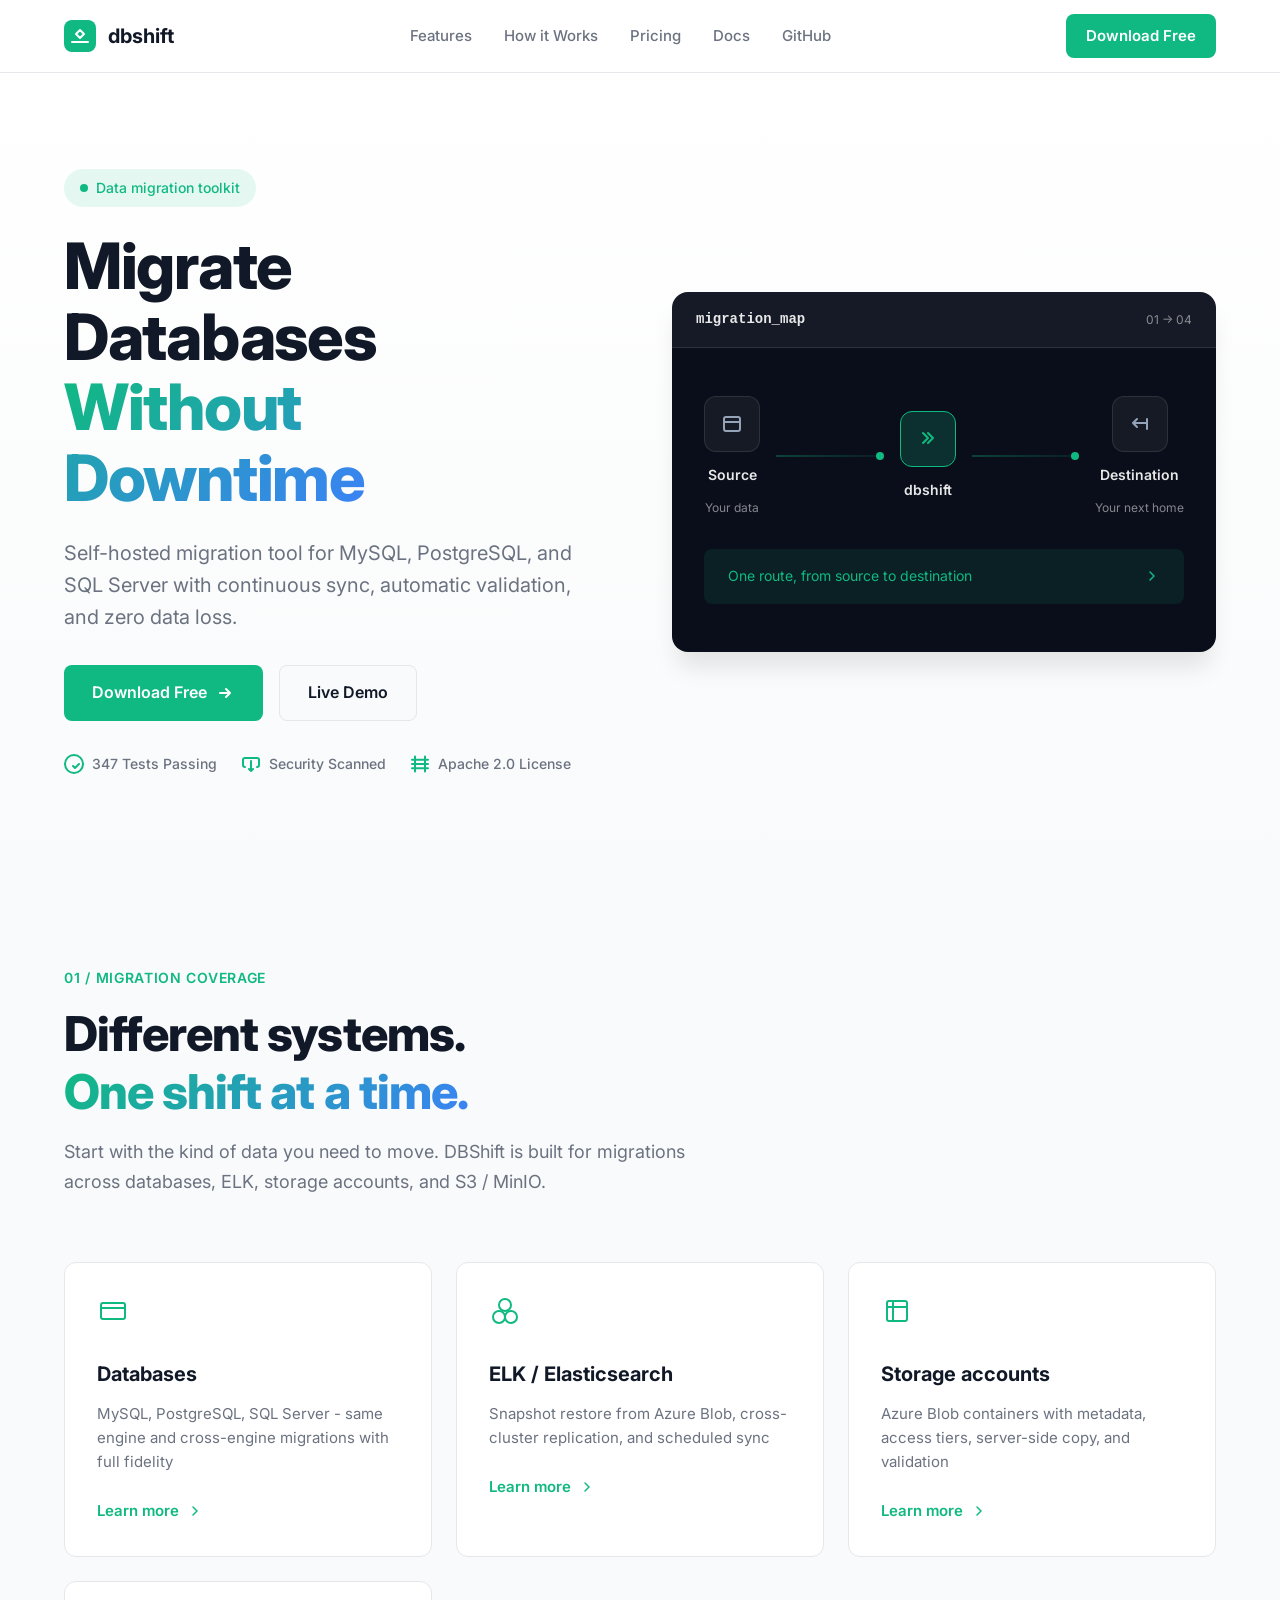
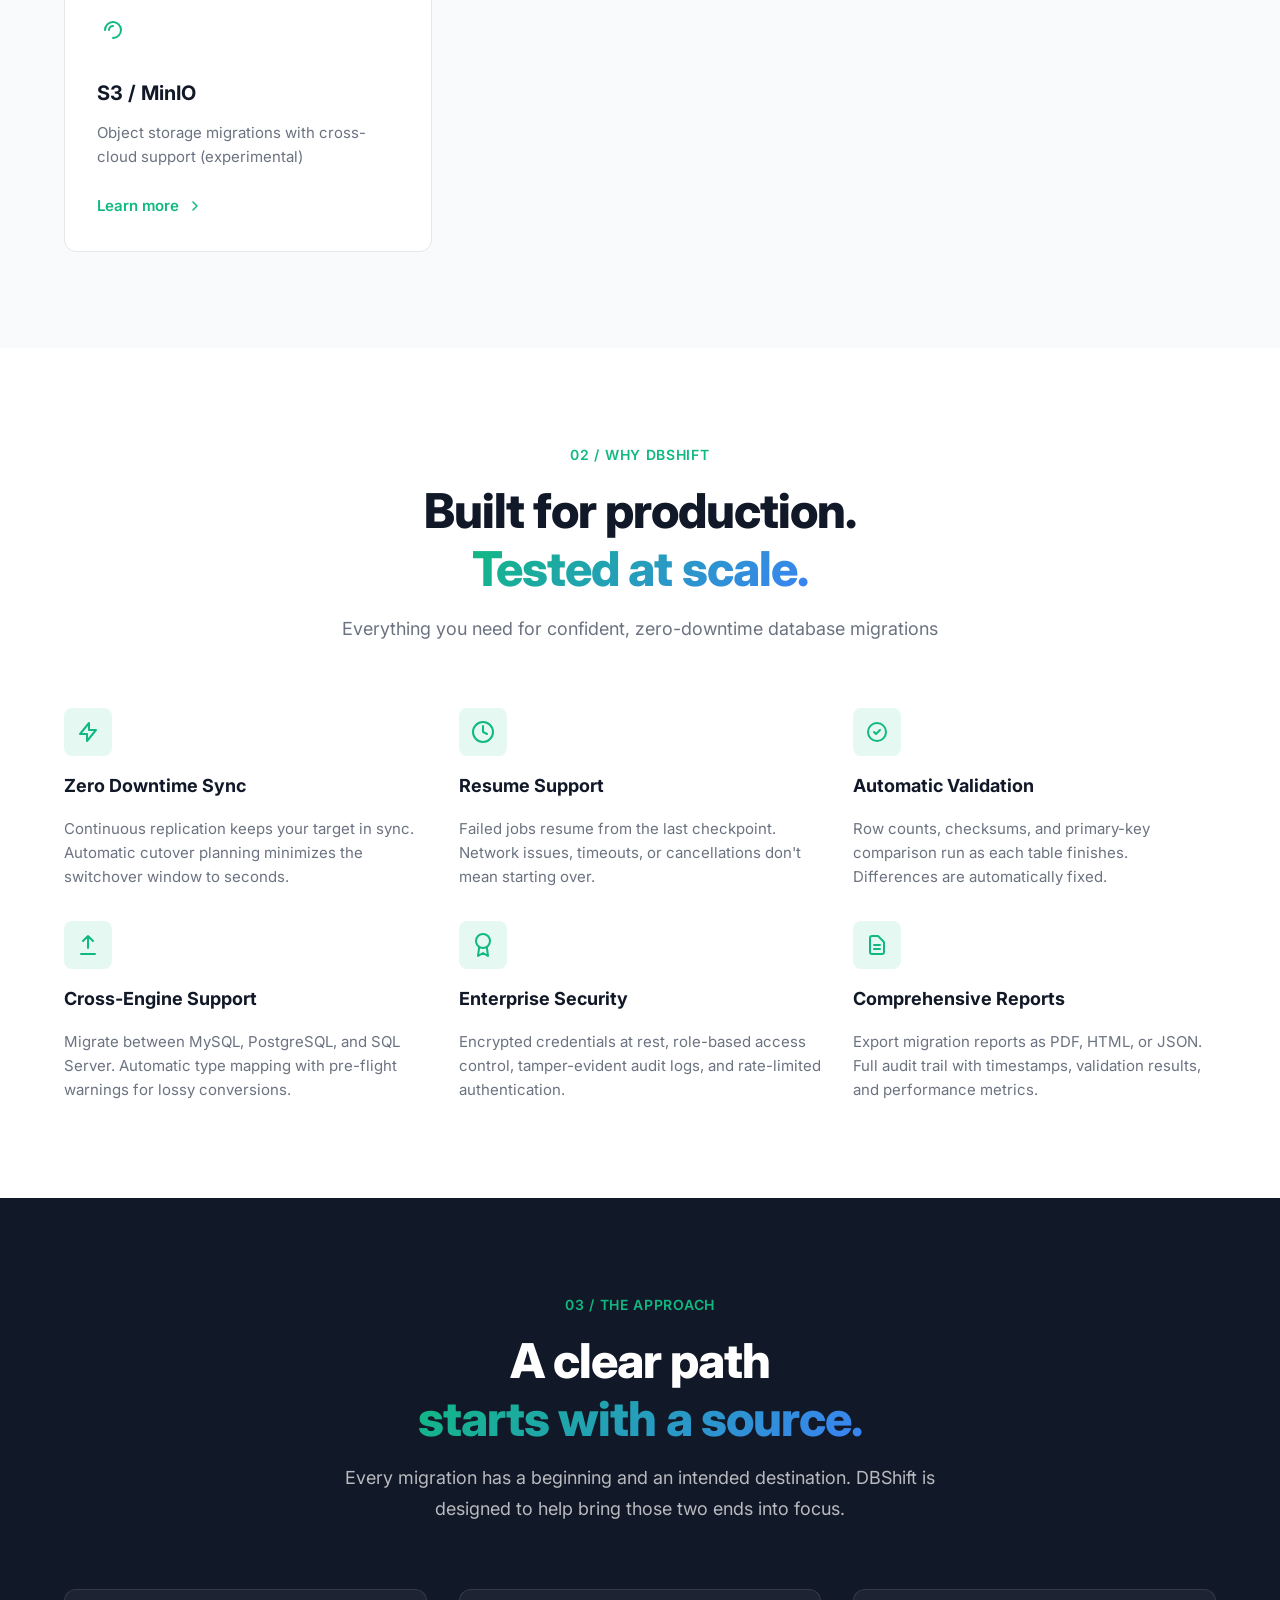
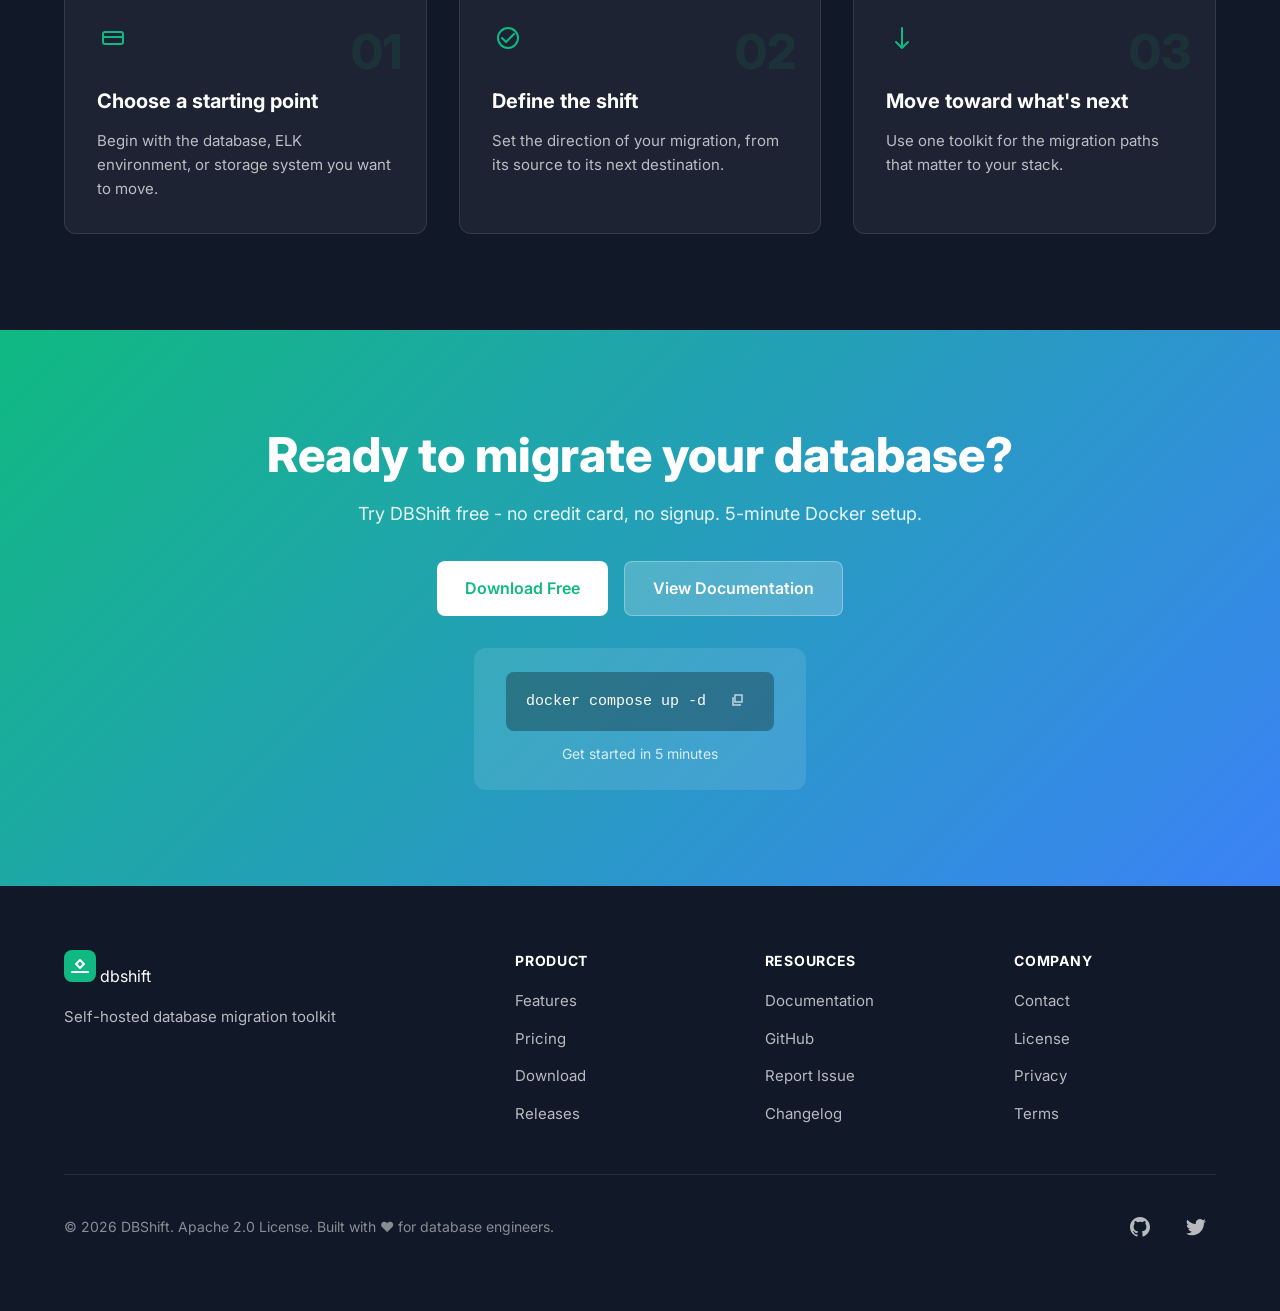
<file: index.html>
<!DOCTYPE html>
<html lang="en">
<head>
    <meta charset="UTF-8">
    <meta name="viewport" content="width=device-width, initial-scale=1.0">
    <meta name="description" content="Self-hosted database migration tool for MySQL, PostgreSQL, SQL Server with zero downtime, automatic validation, and resume support.">
    <meta name="keywords" content="database migration, mysql, postgresql, sql server, zero downtime, self-hosted">

    <!-- Open Graph / Social Media -->
    <meta property="og:title" content="DBShift - Migrate Databases Without Downtime">
    <meta property="og:description" content="Self-hosted migration tool with zero data loss, automatic validation, and resume support.">
    <meta property="og:type" content="website">

    <title>DBShift - Migrate Databases Without Downtime</title>

    <!-- Fonts -->
    <link rel="preconnect" href="https://fonts.googleapis.com">
    <link rel="preconnect" href="https://fonts.gstatic.com" crossorigin>
    <link href="https://fonts.googleapis.com/css2?family=Inter:wght@400;500;600;700;800&display=swap" rel="stylesheet">

    <link rel="stylesheet" href="assets/css/styles.css">
</head>
<body>
    <!-- Navigation -->
    <nav class="nav">
        <div class="container nav-container">
            <div class="nav-brand">
                <div class="logo">
                    <svg width="32" height="32" viewBox="0 0 32 32" fill="none">
                        <rect width="32" height="32" rx="8" fill="#10B981"/>
                        <path d="M16 10L20 14L16 18M16 18L12 14L16 10" stroke="white" stroke-width="2" stroke-linecap="round" stroke-linejoin="round"/>
                        <path d="M8 22H24" stroke="white" stroke-width="2" stroke-linecap="round"/>
                    </svg>
                    <span>dbshift</span>
                </div>
            </div>
            <div class="nav-menu" id="navMenu">
                <a href="#features" class="nav-link">Features</a>
                <a href="#how-it-works" class="nav-link">How it Works</a>
                <a href="pricing.html" class="nav-link">Pricing</a>
                <a href="https://github.com/dbshift/dbshift" class="nav-link" target="_blank">Docs</a>
                <a href="https://github.com/dbshift/dbshift" class="nav-link" target="_blank">GitHub</a>
            </div>
            <div class="nav-actions">
                <a href="#download" class="btn btn-primary">Download Free</a>
            </div>
            <button class="nav-toggle" id="navToggle" aria-label="Toggle navigation">
                <span></span>
                <span></span>
                <span></span>
            </button>
        </div>
    </nav>

    <!-- Hero Section -->
    <section class="hero">
        <div class="container">
            <div class="hero-content">
                <div class="hero-text">
                    <div class="hero-badge">
                        <span class="badge-dot"></span>
                        Data migration toolkit
                    </div>
                    <h1 class="hero-title">
                        Migrate Databases<br>
                        <span class="text-gradient">Without Downtime</span>
                    </h1>
                    <p class="hero-description">
                        Self-hosted migration tool for MySQL, PostgreSQL, and SQL Server
                        with continuous sync, automatic validation, and zero data loss.
                    </p>
                    <div class="hero-cta">
                        <a href="#download" class="btn btn-primary btn-large">
                            <span>Download Free</span>
                            <svg width="20" height="20" viewBox="0 0 20 20" fill="none">
                                <path d="M5 10H15M15 10L11 6M15 10L11 14" stroke="currentColor" stroke-width="2" stroke-linecap="round" stroke-linejoin="round"/>
                            </svg>
                        </a>
                        <a href="#demo" class="btn btn-secondary btn-large">
                            <span>Live Demo</span>
                        </a>
                    </div>
                    <div class="hero-stats">
                        <div class="stat">
                            <svg width="20" height="20" viewBox="0 0 20 20" fill="none">
                                <path d="M9 12L11 14L15 10M19 10C19 14.9706 14.9706 19 10 19C5.02944 19 1 14.9706 1 10C1 5.02944 5.02944 1 10 1C14.9706 1 19 5.02944 19 10Z" stroke="#10B981" stroke-width="2" stroke-linecap="round" stroke-linejoin="round"/>
                            </svg>
                            <span>347 Tests Passing</span>
                        </div>
                        <div class="stat">
                            <svg width="20" height="20" viewBox="0 0 20 20" fill="none">
                                <path d="M12 15L10 17L8 15M10 17V7M4 13C2.89543 13 2 12.1046 2 11V6C2 4.89543 2.89543 4 4 4H16C17.1046 4 18 4.89543 18 6V11C18 12.1046 17.1046 13 16 13" stroke="#10B981" stroke-width="2" stroke-linecap="round" stroke-linejoin="round"/>
                            </svg>
                            <span>Security Scanned</span>
                        </div>
                        <div class="stat">
                            <svg width="20" height="20" viewBox="0 0 20 20" fill="none">
                                <path d="M5 2.5V17.5M15 2.5V17.5M2 5.83333H18M2 10H18M2 14.1667H18" stroke="#10B981" stroke-width="2" stroke-linecap="round" stroke-linejoin="round"/>
                            </svg>
                            <span>Apache 2.0 License</span>
                        </div>
                    </div>
                </div>
                <div class="hero-visual">
                    <div class="terminal">
                        <div class="terminal-header">
                            <span class="terminal-title">migration_map</span>
                            <span class="terminal-status">01 → 04</span>
                        </div>
                        <div class="terminal-body">
                            <div class="migration-flow">
                                <div class="migration-node">
                                    <div class="node-icon">
                                        <svg width="24" height="24" viewBox="0 0 24 24" fill="none">
                                            <path d="M4 7C4 5.89543 4.89543 5 6 5H18C19.1046 5 20 5.89543 20 7V17C20 18.1046 19.1046 19 18 19H6C4.89543 19 4 18.1046 4 17V7Z" stroke="#94A3B8" stroke-width="2"/>
                                            <path d="M4 10H20" stroke="#94A3B8" stroke-width="2"/>
                                        </svg>
                                    </div>
                                    <div class="node-label">Source</div>
                                    <div class="node-sublabel">Your data</div>
                                </div>
                                <div class="migration-arrow">
                                    <div class="arrow-line"></div>
                                    <div class="arrow-dot"></div>
                                </div>
                                <div class="migration-node migration-node-active">
                                    <div class="node-icon node-icon-active">
                                        <svg width="24" height="24" viewBox="0 0 24 24" fill="none">
                                            <path d="M7 16L12 11L7 6M12 16L17 11L12 6" stroke="#10B981" stroke-width="2" stroke-linecap="round" stroke-linejoin="round"/>
                                        </svg>
                                    </div>
                                    <div class="node-label">dbshift</div>
                                </div>
                                <div class="migration-arrow">
                                    <div class="arrow-line"></div>
                                    <div class="arrow-dot"></div>
                                </div>
                                <div class="migration-node">
                                    <div class="node-icon">
                                        <svg width="24" height="24" viewBox="0 0 24 24" fill="none">
                                            <path d="M19 11H5M5 11L9 7M5 11L9 15" stroke="#94A3B8" stroke-width="2" stroke-linecap="round" stroke-linejoin="round"/>
                                            <path d="M19 7V17" stroke="#94A3B8" stroke-width="2" stroke-linecap="round"/>
                                        </svg>
                                    </div>
                                    <div class="node-label">Destination</div>
                                    <div class="node-sublabel">Your next home</div>
                                </div>
                            </div>
                            <div class="terminal-footer">
                                <span class="terminal-info">One route, from source to destination</span>
                                <svg width="16" height="16" viewBox="0 0 16 16" fill="none">
                                    <path d="M6 12L10 8L6 4" stroke="#10B981" stroke-width="1.5" stroke-linecap="round" stroke-linejoin="round"/>
                                </svg>
                            </div>
                        </div>
                    </div>
                </div>
            </div>
        </div>
    </section>

    <!-- Migration Coverage -->
    <section class="section section-gray">
        <div class="container">
            <div class="section-header">
                <div class="section-label">01 / Migration coverage</div>
                <h2 class="section-title">
                    Different systems.<br>
                    <span class="text-gradient">One shift at a time.</span>
                </h2>
                <p class="section-description">
                    Start with the kind of data you need to move. DBShift is built for migrations
                    across databases, ELK, storage accounts, and S3 / MinIO.
                </p>
            </div>
            <div class="coverage-grid">
                <div class="coverage-card">
                    <div class="coverage-icon">
                        <svg width="32" height="32" viewBox="0 0 32 32" fill="none">
                            <rect x="4" y="8" width="24" height="16" rx="2" stroke="#10B981" stroke-width="2"/>
                            <line x1="4" y1="13" x2="28" y2="13" stroke="#10B981" stroke-width="2"/>
                        </svg>
                    </div>
                    <h3 class="coverage-title">Databases</h3>
                    <p class="coverage-description">MySQL, PostgreSQL, SQL Server - same engine and cross-engine migrations with full fidelity</p>
                    <a href="#databases" class="coverage-link">
                        Learn more
                        <svg width="16" height="16" viewBox="0 0 16 16" fill="none">
                            <path d="M6 12L10 8L6 4" stroke="currentColor" stroke-width="1.5" stroke-linecap="round" stroke-linejoin="round"/>
                        </svg>
                    </a>
                </div>
                <div class="coverage-card">
                    <div class="coverage-icon">
                        <svg width="32" height="32" viewBox="0 0 32 32" fill="none">
                            <circle cx="16" cy="10" r="6" stroke="#10B981" stroke-width="2"/>
                            <circle cx="10" cy="22" r="6" stroke="#10B981" stroke-width="2"/>
                            <circle cx="22" cy="22" r="6" stroke="#10B981" stroke-width="2"/>
                        </svg>
                    </div>
                    <h3 class="coverage-title">ELK / Elasticsearch</h3>
                    <p class="coverage-description">Snapshot restore from Azure Blob, cross-cluster replication, and scheduled sync</p>
                    <a href="#elk" class="coverage-link">
                        Learn more
                        <svg width="16" height="16" viewBox="0 0 16 16" fill="none">
                            <path d="M6 12L10 8L6 4" stroke="currentColor" stroke-width="1.5" stroke-linecap="round" stroke-linejoin="round"/>
                        </svg>
                    </a>
                </div>
                <div class="coverage-card">
                    <div class="coverage-icon">
                        <svg width="32" height="32" viewBox="0 0 32 32" fill="none">
                            <rect x="6" y="6" width="20" height="20" rx="2" stroke="#10B981" stroke-width="2"/>
                            <path d="M6 12H26M12 6V26" stroke="#10B981" stroke-width="2"/>
                        </svg>
                    </div>
                    <h3 class="coverage-title">Storage accounts</h3>
                    <p class="coverage-description">Azure Blob containers with metadata, access tiers, server-side copy, and validation</p>
                    <a href="#storage" class="coverage-link">
                        Learn more
                        <svg width="16" height="16" viewBox="0 0 16 16" fill="none">
                            <path d="M6 12L10 8L6 4" stroke="currentColor" stroke-width="1.5" stroke-linecap="round" stroke-linejoin="round"/>
                        </svg>
                    </a>
                </div>
                <div class="coverage-card">
                    <div class="coverage-icon">
                        <svg width="32" height="32" viewBox="0 0 32 32" fill="none">
                            <path d="M8 16C8 11.5817 11.5817 8 16 8C20.4183 8 24 11.5817 24 16C24 20.4183 20.4183 24 16 24" stroke="#10B981" stroke-width="2" stroke-linecap="round"/>
                            <path d="M12 16C12 13.7909 13.7909 12 16 12" stroke="#10B981" stroke-width="2" stroke-linecap="round"/>
                        </svg>
                    </div>
                    <h3 class="coverage-title">S3 / MinIO</h3>
                    <p class="coverage-description">Object storage migrations with cross-cloud support (experimental)</p>
                    <a href="#s3" class="coverage-link">
                        Learn more
                        <svg width="16" height="16" viewBox="0 0 16 16" fill="none">
                            <path d="M6 12L10 8L6 4" stroke="currentColor" stroke-width="1.5" stroke-linecap="round" stroke-linejoin="round"/>
                        </svg>
                    </a>
                </div>
            </div>
        </div>
    </section>

    <!-- Features / Why DBShift -->
    <section id="features" class="section">
        <div class="container">
            <div class="section-header section-header-center">
                <div class="section-label">02 / Why DBShift</div>
                <h2 class="section-title">
                    Built for production.<br>
                    <span class="text-gradient">Tested at scale.</span>
                </h2>
                <p class="section-description">
                    Everything you need for confident, zero-downtime database migrations
                </p>
            </div>
            <div class="features-grid">
                <div class="feature-card">
                    <div class="feature-icon">
                        <svg width="24" height="24" viewBox="0 0 24 24" fill="none">
                            <path d="M13 10V3L4 14H11V21L20 10H13Z" stroke="#10B981" stroke-width="2" stroke-linecap="round" stroke-linejoin="round"/>
                        </svg>
                    </div>
                    <h3 class="feature-title">Zero Downtime Sync</h3>
                    <p class="feature-description">
                        Continuous replication keeps your target in sync. Automatic cutover planning
                        minimizes the switchover window to seconds.
                    </p>
                </div>
                <div class="feature-card">
                    <div class="feature-icon">
                        <svg width="24" height="24" viewBox="0 0 24 24" fill="none">
                            <path d="M12 22C17.5228 22 22 17.5228 22 12C22 6.47715 17.5228 2 12 2C6.47715 2 2 6.47715 2 12C2 17.5228 6.47715 22 12 22Z" stroke="#10B981" stroke-width="2"/>
                            <path d="M12 6V12L16 14" stroke="#10B981" stroke-width="2" stroke-linecap="round"/>
                        </svg>
                    </div>
                    <h3 class="feature-title">Resume Support</h3>
                    <p class="feature-description">
                        Failed jobs resume from the last checkpoint. Network issues, timeouts, or
                        cancellations don't mean starting over.
                    </p>
                </div>
                <div class="feature-card">
                    <div class="feature-icon">
                        <svg width="24" height="24" viewBox="0 0 24 24" fill="none">
                            <path d="M9 12L11 14L15 10M21 12C21 16.9706 16.9706 21 12 21C7.02944 21 3 16.9706 3 12C3 7.02944 7.02944 3 12 3C16.9706 3 21 7.02944 21 12Z" stroke="#10B981" stroke-width="2" stroke-linecap="round" stroke-linejoin="round"/>
                        </svg>
                    </div>
                    <h3 class="feature-title">Automatic Validation</h3>
                    <p class="feature-description">
                        Row counts, checksums, and primary-key comparison run as each table finishes.
                        Differences are automatically fixed.
                    </p>
                </div>
                <div class="feature-card">
                    <div class="feature-icon">
                        <svg width="24" height="24" viewBox="0 0 24 24" fill="none">
                            <path d="M12 15V3M12 3L7 8M12 3L17 8M19 21H5" stroke="#10B981" stroke-width="2" stroke-linecap="round" stroke-linejoin="round"/>
                        </svg>
                    </div>
                    <h3 class="feature-title">Cross-Engine Support</h3>
                    <p class="feature-description">
                        Migrate between MySQL, PostgreSQL, and SQL Server. Automatic type mapping with
                        pre-flight warnings for lossy conversions.
                    </p>
                </div>
                <div class="feature-card">
                    <div class="feature-icon">
                        <svg width="24" height="24" viewBox="0 0 24 24" fill="none">
                            <path d="M12 15C15.866 15 19 11.866 19 8C19 4.13401 15.866 1 12 1C8.13401 1 5 4.13401 5 8C5 11.866 8.13401 15 12 15Z" stroke="#10B981" stroke-width="2"/>
                            <path d="M8.21 13.89L7 23L12 20L17 23L15.79 13.88" stroke="#10B981" stroke-width="2" stroke-linecap="round" stroke-linejoin="round"/>
                        </svg>
                    </div>
                    <h3 class="feature-title">Enterprise Security</h3>
                    <p class="feature-description">
                        Encrypted credentials at rest, role-based access control, tamper-evident audit
                        logs, and rate-limited authentication.
                    </p>
                </div>
                <div class="feature-card">
                    <div class="feature-icon">
                        <svg width="24" height="24" viewBox="0 0 24 24" fill="none">
                            <path d="M9 12H15M9 16H15M17 21H7C5.89543 21 5 20.1046 5 19V5C5 3.89543 5.89543 3 7 3H12.5858C12.851 3 13.1054 3.10536 13.2929 3.29289L18.7071 8.70711C18.8946 8.89464 19 9.149 19 9.41421V19C19 20.1046 18.1046 21 17 21Z" stroke="#10B981" stroke-width="2" stroke-linecap="round" stroke-linejoin="round"/>
                        </svg>
                    </div>
                    <h3 class="feature-title">Comprehensive Reports</h3>
                    <p class="feature-description">
                        Export migration reports as PDF, HTML, or JSON. Full audit trail with timestamps,
                        validation results, and performance metrics.
                    </p>
                </div>
            </div>
        </div>
    </section>

    <!-- How it Works -->
    <section id="how-it-works" class="section section-dark">
        <div class="container">
            <div class="section-header section-header-center">
                <div class="section-label">03 / The approach</div>
                <h2 class="section-title">
                    A clear path<br>
                    <span class="text-gradient">starts with a source.</span>
                </h2>
                <p class="section-description">
                    Every migration has a beginning and an intended destination. DBShift is
                    designed to help bring those two ends into focus.
                </p>
            </div>
            <div class="steps-grid">
                <div class="step-card">
                    <div class="step-number">01</div>
                    <div class="step-icon">
                        <svg width="32" height="32" viewBox="0 0 32 32" fill="none">
                            <rect x="6" y="10" width="20" height="12" rx="2" stroke="#10B981" stroke-width="2"/>
                            <line x1="6" y1="15" x2="26" y2="15" stroke="#10B981" stroke-width="2"/>
                        </svg>
                    </div>
                    <h3 class="step-title">Choose a starting point</h3>
                    <p class="step-description">
                        Begin with the database, ELK environment, or storage system you want to move.
                    </p>
                </div>
                <div class="step-card">
                    <div class="step-number">02</div>
                    <div class="step-icon">
                        <svg width="32" height="32" viewBox="0 0 32 32" fill="none">
                            <path d="M10 16L14 20L22 12" stroke="#10B981" stroke-width="2" stroke-linecap="round" stroke-linejoin="round"/>
                            <circle cx="16" cy="16" r="10" stroke="#10B981" stroke-width="2"/>
                        </svg>
                    </div>
                    <h3 class="step-title">Define the shift</h3>
                    <p class="step-description">
                        Set the direction of your migration, from its source to its next destination.
                    </p>
                </div>
                <div class="step-card">
                    <div class="step-number">03</div>
                    <div class="step-icon">
                        <svg width="32" height="32" viewBox="0 0 32 32" fill="none">
                            <path d="M16 6V26M16 26L22 20M16 26L10 20" stroke="#10B981" stroke-width="2" stroke-linecap="round" stroke-linejoin="round"/>
                        </svg>
                    </div>
                    <h3 class="step-title">Move toward what's next</h3>
                    <p class="step-description">
                        Use one toolkit for the migration paths that matter to your stack.
                    </p>
                </div>
            </div>
        </div>
    </section>

    <!-- Download / CTA -->
    <section id="download" class="section section-cta">
        <div class="container">
            <div class="cta-content">
                <div class="cta-text">
                    <h2 class="cta-title">Ready to migrate your database?</h2>
                    <p class="cta-description">
                        Try DBShift free - no credit card, no signup. 5-minute Docker setup.
                    </p>
                </div>
                <div class="cta-actions">
                    <a href="https://github.com/dbshift/dbshift/releases" class="btn btn-primary btn-large">
                        Download Free
                    </a>
                    <a href="https://github.com/dbshift/dbshift" class="btn btn-secondary btn-large">
                        View Documentation
                    </a>
                </div>
                <div class="cta-install">
                    <div class="install-code">
                        <code>docker compose up -d</code>
                        <button class="copy-btn" data-copy="docker compose up -d">
                            <svg width="16" height="16" viewBox="0 0 16 16" fill="none">
                                <path d="M5 10V3H12V10H5Z" stroke="currentColor" stroke-width="1.5"/>
                                <path d="M4 6H3V13H10V12" stroke="currentColor" stroke-width="1.5"/>
                            </svg>
                        </button>
                    </div>
                    <p class="install-label">Get started in 5 minutes</p>
                </div>
            </div>
        </div>
    </section>

    <!-- Footer -->
    <footer class="footer">
        <div class="container">
            <div class="footer-grid">
                <div class="footer-col">
                    <div class="footer-brand">
                        <div class="logo">
                            <svg width="32" height="32" viewBox="0 0 32 32" fill="none">
                                <rect width="32" height="32" rx="8" fill="#10B981"/>
                                <path d="M16 10L20 14L16 18M16 18L12 14L16 10" stroke="white" stroke-width="2" stroke-linecap="round" stroke-linejoin="round"/>
                                <path d="M8 22H24" stroke="white" stroke-width="2" stroke-linecap="round"/>
                            </svg>
                            <span>dbshift</span>
                        </div>
                        <p class="footer-tagline">
                            Self-hosted database migration toolkit
                        </p>
                    </div>
                </div>
                <div class="footer-col">
                    <h4 class="footer-title">Product</h4>
                    <ul class="footer-links">
                        <li><a href="#features">Features</a></li>
                        <li><a href="pricing.html">Pricing</a></li>
                        <li><a href="#download">Download</a></li>
                        <li><a href="https://github.com/dbshift/dbshift/releases">Releases</a></li>
                    </ul>
                </div>
                <div class="footer-col">
                    <h4 class="footer-title">Resources</h4>
                    <ul class="footer-links">
                        <li><a href="https://github.com/dbshift/dbshift">Documentation</a></li>
                        <li><a href="https://github.com/dbshift/dbshift">GitHub</a></li>
                        <li><a href="https://github.com/dbshift/dbshift/issues">Report Issue</a></li>
                        <li><a href="https://github.com/dbshift/dbshift/blob/main/CHANGELOG.md">Changelog</a></li>
                    </ul>
                </div>
                <div class="footer-col">
                    <h4 class="footer-title">Company</h4>
                    <ul class="footer-links">
                        <li><a href="mailto:sales@yourdomain.com">Contact</a></li>
                        <li><a href="https://github.com/dbshift/dbshift/blob/main/LICENSE">License</a></li>
                        <li><a href="#">Privacy</a></li>
                        <li><a href="#">Terms</a></li>
                    </ul>
                </div>
            </div>
            <div class="footer-bottom">
                <p class="footer-copyright">
                    © 2026 DBShift. Apache 2.0 License. Built with ❤️ for database engineers.
                </p>
                <div class="footer-social">
                    <a href="https://github.com/dbshift/dbshift" aria-label="GitHub">
                        <svg width="20" height="20" viewBox="0 0 20 20" fill="currentColor">
                            <path fill-rule="evenodd" clip-rule="evenodd" d="M10 0C4.477 0 0 4.477 0 10c0 4.42 2.865 8.17 6.839 9.49.5.092.682-.217.682-.482 0-.237-.008-.866-.013-1.7-2.782.603-3.369-1.34-3.369-1.34-.454-1.156-1.11-1.463-1.11-1.463-.908-.62.069-.608.069-.608 1.003.07 1.531 1.03 1.531 1.03.892 1.529 2.341 1.087 2.91.832.092-.647.35-1.088.636-1.338-2.22-.253-4.555-1.11-4.555-4.943 0-1.091.39-1.984 1.029-2.683-.103-.253-.446-1.27.098-2.647 0 0 .84-.269 2.75 1.025A9.578 9.578 0 0110 4.836c.85.004 1.705.114 2.504.336 1.909-1.294 2.747-1.025 2.747-1.025.546 1.377.203 2.394.1 2.647.64.699 1.028 1.592 1.028 2.683 0 3.842-2.339 4.687-4.566 4.935.359.309.678.919.678 1.852 0 1.336-.012 2.415-.012 2.743 0 .267.18.578.688.48C17.137 18.163 20 14.418 20 10c0-5.523-4.477-10-10-10z"/>
                        </svg>
                    </a>
                    <a href="https://twitter.com/YOUR_HANDLE" aria-label="Twitter">
                        <svg width="20" height="20" viewBox="0 0 20 20" fill="currentColor">
                            <path d="M6.29 18.251c7.547 0 11.675-6.253 11.675-11.675 0-.178 0-.355-.012-.53A8.348 8.348 0 0020 3.92a8.19 8.19 0 01-2.357.646 4.118 4.118 0 001.804-2.27 8.224 8.224 0 01-2.605.996 4.107 4.107 0 00-6.993 3.743 11.65 11.65 0 01-8.457-4.287 4.106 4.106 0 001.27 5.477A4.073 4.073 0 01.8 7.713v.052a4.105 4.105 0 003.292 4.022 4.095 4.095 0 01-1.853.07 4.108 4.108 0 003.834 2.85A8.233 8.233 0 010 16.407a11.616 11.616 0 006.29 1.84"/>
                        </svg>
                    </a>
                </div>
            </div>
        </div>
    </footer>

    <script src="assets/js/main.js"></script>
</body>
</html>
</file>
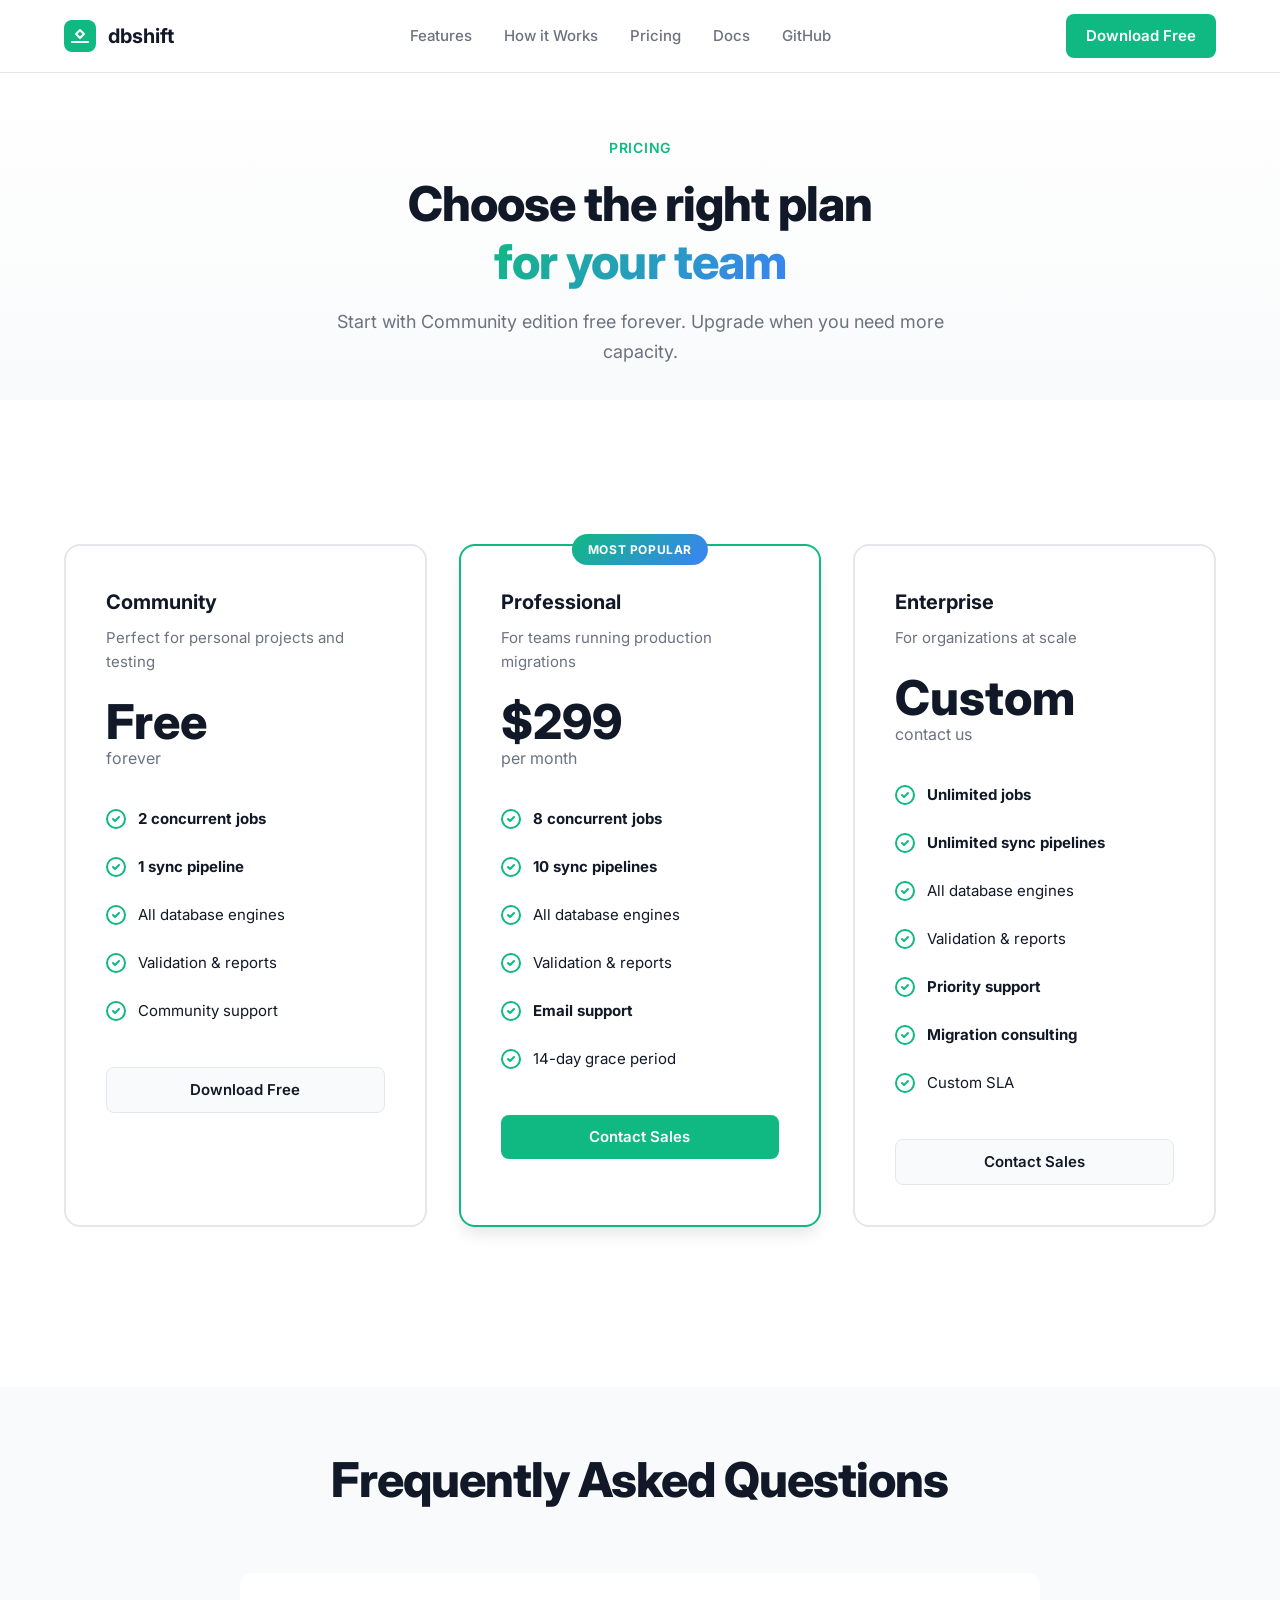
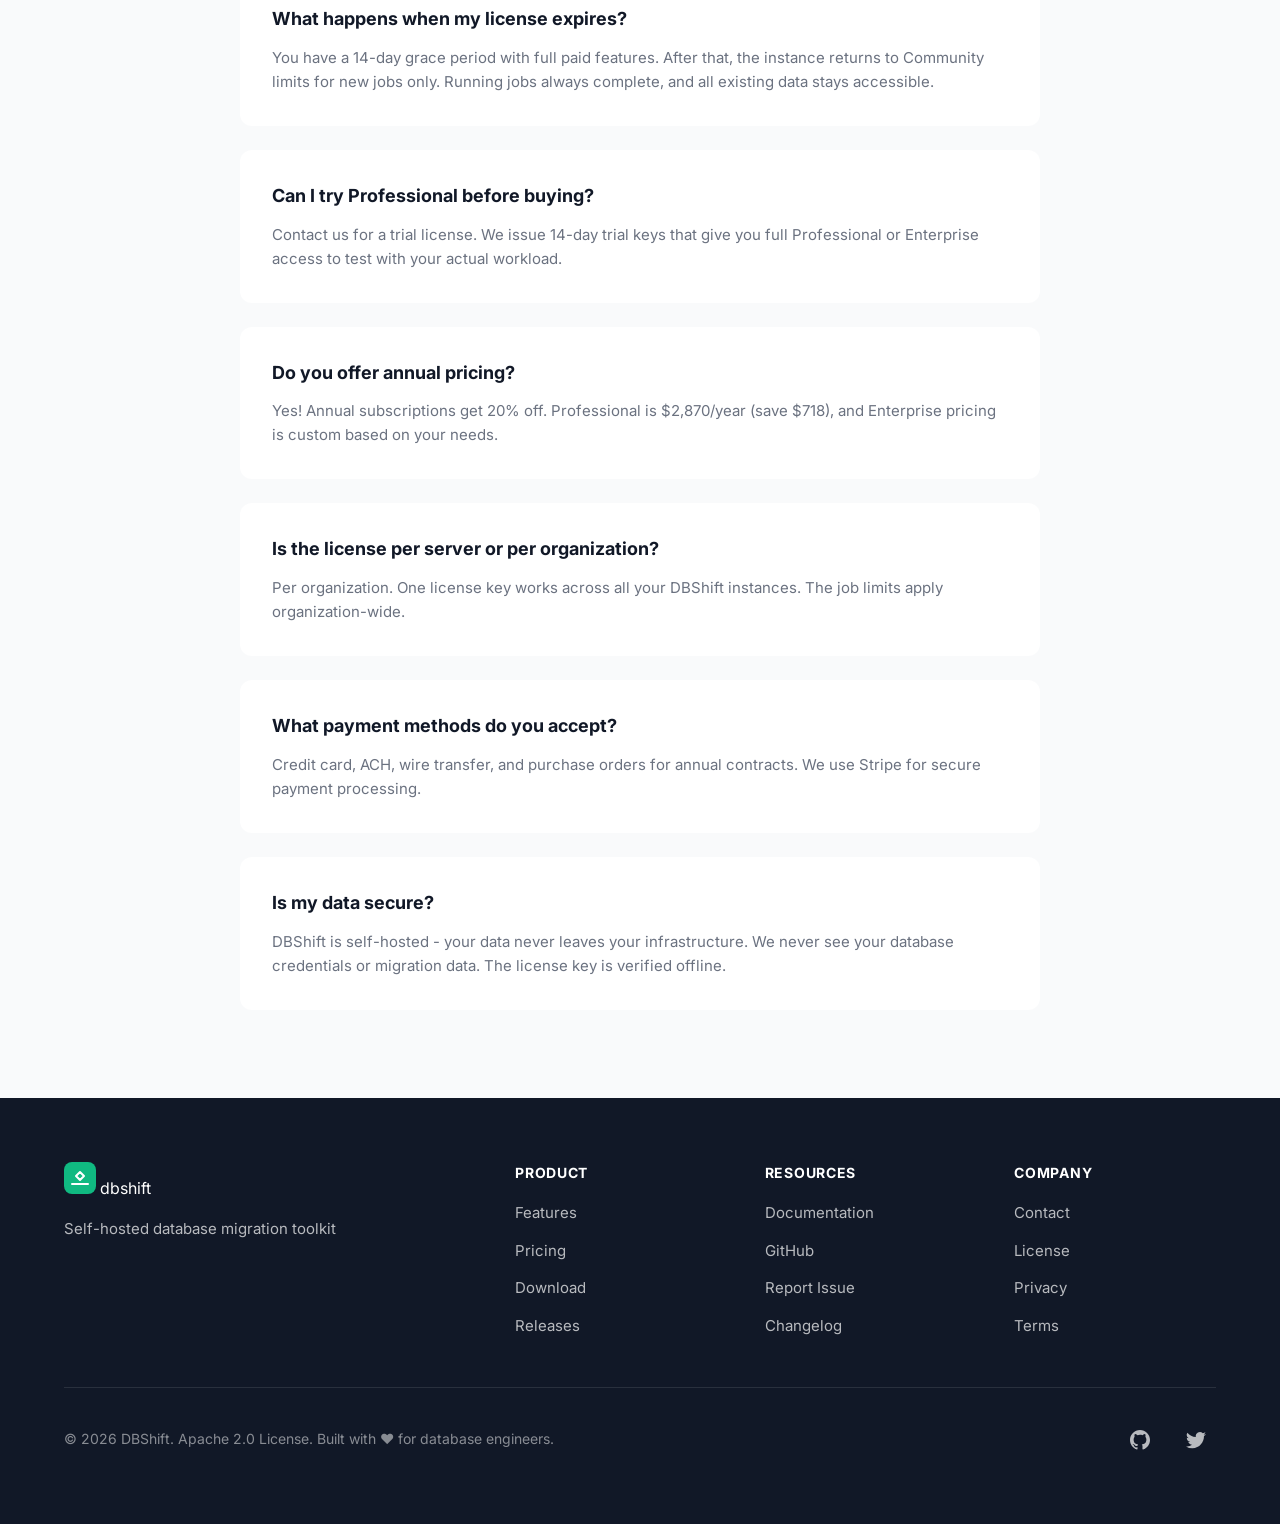
<file: pricing.html>
<!DOCTYPE html>
<html lang="en">
<head>
    <meta charset="UTF-8">
    <meta name="viewport" content="width=device-width, initial-scale=1.0">
    <meta name="description" content="DBShift pricing - Community edition free forever, Professional for teams, Enterprise for scale.">
    <title>Pricing - DBShift</title>
    <link href="https://fonts.googleapis.com/css2?family=Inter:wght@400;500;600;700;800&display=swap" rel="stylesheet">
    <link rel="stylesheet" href="assets/css/styles.css">
    <style>
        .pricing-hero {
            padding: 4rem 0 2rem;
            text-align: center;
            background: linear-gradient(180deg, #FFFFFF 0%, #F9FAFB 100%);
        }

        .pricing-grid {
            display: grid;
            grid-template-columns: repeat(auto-fit, minmax(320px, 1fr));
            gap: 2rem;
            margin-top: 3rem;
            margin-bottom: 4rem;
        }

        .pricing-card {
            position: relative;
            padding: 2.5rem;
            background-color: white;
            border: 2px solid var(--color-border);
            border-radius: var(--radius-xl);
            transition: all 0.3s;
        }

        .pricing-card:hover {
            border-color: var(--color-primary);
            box-shadow: var(--shadow-xl);
            transform: translateY(-4px);
        }

        .pricing-card-featured {
            border-color: var(--color-primary);
            box-shadow: var(--shadow-lg);
        }

        .pricing-badge {
            position: absolute;
            top: -12px;
            left: 50%;
            transform: translateX(-50%);
            padding: 0.375rem 1rem;
            background: linear-gradient(135deg, var(--color-primary) 0%, var(--color-secondary) 100%);
            color: white;
            font-size: 0.75rem;
            font-weight: 700;
            text-transform: uppercase;
            letter-spacing: 0.05em;
            border-radius: 999px;
        }

        .pricing-name {
            font-size: 1.25rem;
            font-weight: 700;
            margin-bottom: 0.5rem;
        }

        .pricing-description {
            font-size: 0.9375rem;
            color: var(--color-text-secondary);
            margin-bottom: 1.5rem;
        }

        .pricing-price {
            margin-bottom: 1.5rem;
        }

        .pricing-amount {
            font-size: 3rem;
            font-weight: 800;
            line-height: 1;
        }

        .pricing-period {
            font-size: 1rem;
            color: var(--color-text-secondary);
        }

        .pricing-features {
            list-style: none;
            margin-bottom: 2rem;
        }

        .pricing-features li {
            display: flex;
            align-items: flex-start;
            gap: 0.75rem;
            padding: 0.75rem 0;
            font-size: 0.9375rem;
            line-height: 1.6;
        }

        .pricing-features svg {
            flex-shrink: 0;
            margin-top: 2px;
        }

        .pricing-cta {
            width: 100%;
        }

        .comparison-table {
            margin-top: 4rem;
            overflow-x: auto;
        }

        .comparison-table table {
            width: 100%;
            border-collapse: collapse;
        }

        .comparison-table th,
        .comparison-table td {
            padding: 1rem 1.5rem;
            text-align: left;
            border-bottom: 1px solid var(--color-border);
        }

        .comparison-table th {
            font-weight: 700;
            background-color: var(--color-bg-secondary);
        }

        .comparison-table td:not(:first-child) {
            text-align: center;
        }

        .faq-section {
            padding: 4rem 0;
            background-color: var(--color-bg-secondary);
        }

        .faq-grid {
            max-width: 800px;
            margin: 0 auto;
        }

        .faq-item {
            padding: 2rem;
            margin-bottom: 1.5rem;
            background-color: white;
            border-radius: var(--radius-lg);
        }

        .faq-question {
            font-size: 1.125rem;
            font-weight: 700;
            margin-bottom: 0.75rem;
        }

        .faq-answer {
            font-size: 0.9375rem;
            line-height: 1.6;
            color: var(--color-text-secondary);
        }
    </style>
</head>
<body>
    <!-- Navigation -->
    <nav class="nav">
        <div class="container nav-container">
            <div class="nav-brand">
                <a href="index.html" class="logo">
                    <svg width="32" height="32" viewBox="0 0 32 32" fill="none">
                        <rect width="32" height="32" rx="8" fill="#10B981"/>
                        <path d="M16 10L20 14L16 18M16 18L12 14L16 10" stroke="white" stroke-width="2" stroke-linecap="round" stroke-linejoin="round"/>
                        <path d="M8 22H24" stroke="white" stroke-width="2" stroke-linecap="round"/>
                    </svg>
                    <span>dbshift</span>
                </a>
            </div>
            <div class="nav-menu" id="navMenu">
                <a href="index.html#features" class="nav-link">Features</a>
                <a href="index.html#how-it-works" class="nav-link">How it Works</a>
                <a href="pricing.html" class="nav-link">Pricing</a>
                <a href="https://github.com/dbshift/dbshift" class="nav-link" target="_blank">Docs</a>
                <a href="https://github.com/dbshift/dbshift" class="nav-link" target="_blank">GitHub</a>
            </div>
            <div class="nav-actions">
                <a href="index.html#download" class="btn btn-primary">Download Free</a>
            </div>
            <button class="nav-toggle" id="navToggle">
                <span></span>
                <span></span>
                <span></span>
            </button>
        </div>
    </nav>

    <!-- Pricing Hero -->
    <section class="pricing-hero">
        <div class="container">
            <div class="section-label">Pricing</div>
            <h1 class="section-title">
                Choose the right plan<br>
                <span class="text-gradient">for your team</span>
            </h1>
            <p class="section-description" style="margin: 0 auto;">
                Start with Community edition free forever. Upgrade when you need more capacity.
            </p>
        </div>
    </section>

    <!-- Pricing Cards -->
    <section class="section">
        <div class="container">
            <div class="pricing-grid">
                <!-- Community -->
                <div class="pricing-card">
                    <div class="pricing-name">Community</div>
                    <div class="pricing-description">Perfect for personal projects and testing</div>
                    <div class="pricing-price">
                        <div class="pricing-amount">Free</div>
                        <div class="pricing-period">forever</div>
                    </div>
                    <ul class="pricing-features">
                        <li>
                            <svg width="20" height="20" viewBox="0 0 20 20" fill="none">
                                <path d="M7 10L9 12L13 8M19 10C19 14.9706 14.9706 19 10 19C5.02944 19 1 14.9706 1 10C1 5.02944 5.02944 1 10 1C14.9706 1 19 5.02944 19 10Z" stroke="#10B981" stroke-width="2" stroke-linecap="round" stroke-linejoin="round"/>
                            </svg>
                            <span><strong>2 concurrent jobs</strong></span>
                        </li>
                        <li>
                            <svg width="20" height="20" viewBox="0 0 20 20" fill="none">
                                <path d="M7 10L9 12L13 8M19 10C19 14.9706 14.9706 19 10 19C5.02944 19 1 14.9706 1 10C1 5.02944 5.02944 1 10 1C14.9706 1 19 5.02944 19 10Z" stroke="#10B981" stroke-width="2" stroke-linecap="round" stroke-linejoin="round"/>
                            </svg>
                            <span><strong>1 sync pipeline</strong></span>
                        </li>
                        <li>
                            <svg width="20" height="20" viewBox="0 0 20 20" fill="none">
                                <path d="M7 10L9 12L13 8M19 10C19 14.9706 14.9706 19 10 19C5.02944 19 1 14.9706 1 10C1 5.02944 5.02944 1 10 1C14.9706 1 19 5.02944 19 10Z" stroke="#10B981" stroke-width="2" stroke-linecap="round" stroke-linejoin="round"/>
                            </svg>
                            <span>All database engines</span>
                        </li>
                        <li>
                            <svg width="20" height="20" viewBox="0 0 20 20" fill="none">
                                <path d="M7 10L9 12L13 8M19 10C19 14.9706 14.9706 19 10 19C5.02944 19 1 14.9706 1 10C1 5.02944 5.02944 1 10 1C14.9706 1 19 5.02944 19 10Z" stroke="#10B981" stroke-width="2" stroke-linecap="round" stroke-linejoin="round"/>
                            </svg>
                            <span>Validation & reports</span>
                        </li>
                        <li>
                            <svg width="20" height="20" viewBox="0 0 20 20" fill="none">
                                <path d="M7 10L9 12L13 8M19 10C19 14.9706 14.9706 19 10 19C5.02944 19 1 14.9706 1 10C1 5.02944 5.02944 1 10 1C14.9706 1 19 5.02944 19 10Z" stroke="#10B981" stroke-width="2" stroke-linecap="round" stroke-linejoin="round"/>
                            </svg>
                            <span>Community support</span>
                        </li>
                    </ul>
                    <a href="index.html#download" class="btn btn-secondary pricing-cta">Download Free</a>
                </div>

                <!-- Professional -->
                <div class="pricing-card pricing-card-featured">
                    <div class="pricing-badge">Most Popular</div>
                    <div class="pricing-name">Professional</div>
                    <div class="pricing-description">For teams running production migrations</div>
                    <div class="pricing-price">
                        <div class="pricing-amount">$299</div>
                        <div class="pricing-period">per month</div>
                    </div>
                    <ul class="pricing-features">
                        <li>
                            <svg width="20" height="20" viewBox="0 0 20 20" fill="none">
                                <path d="M7 10L9 12L13 8M19 10C19 14.9706 14.9706 19 10 19C5.02944 19 1 14.9706 1 10C1 5.02944 5.02944 1 10 1C14.9706 1 19 5.02944 19 10Z" stroke="#10B981" stroke-width="2" stroke-linecap="round" stroke-linejoin="round"/>
                            </svg>
                            <span><strong>8 concurrent jobs</strong></span>
                        </li>
                        <li>
                            <svg width="20" height="20" viewBox="0 0 20 20" fill="none">
                                <path d="M7 10L9 12L13 8M19 10C19 14.9706 14.9706 19 10 19C5.02944 19 1 14.9706 1 10C1 5.02944 5.02944 1 10 1C14.9706 1 19 5.02944 19 10Z" stroke="#10B981" stroke-width="2" stroke-linecap="round" stroke-linejoin="round"/>
                            </svg>
                            <span><strong>10 sync pipelines</strong></span>
                        </li>
                        <li>
                            <svg width="20" height="20" viewBox="0 0 20 20" fill="none">
                                <path d="M7 10L9 12L13 8M19 10C19 14.9706 14.9706 19 10 19C5.02944 19 1 14.9706 1 10C1 5.02944 5.02944 1 10 1C14.9706 1 19 5.02944 19 10Z" stroke="#10B981" stroke-width="2" stroke-linecap="round" stroke-linejoin="round"/>
                            </svg>
                            <span>All database engines</span>
                        </li>
                        <li>
                            <svg width="20" height="20" viewBox="0 0 20 20" fill="none">
                                <path d="M7 10L9 12L13 8M19 10C19 14.9706 14.9706 19 10 19C5.02944 19 1 14.9706 1 10C1 5.02944 5.02944 1 10 1C14.9706 1 19 5.02944 19 10Z" stroke="#10B981" stroke-width="2" stroke-linecap="round" stroke-linejoin="round"/>
                            </svg>
                            <span>Validation & reports</span>
                        </li>
                        <li>
                            <svg width="20" height="20" viewBox="0 0 20 20" fill="none">
                                <path d="M7 10L9 12L13 8M19 10C19 14.9706 14.9706 19 10 19C5.02944 19 1 14.9706 1 10C1 5.02944 5.02944 1 10 1C14.9706 1 19 5.02944 19 10Z" stroke="#10B981" stroke-width="2" stroke-linecap="round" stroke-linejoin="round"/>
                            </svg>
                            <span><strong>Email support</strong></span>
                        </li>
                        <li>
                            <svg width="20" height="20" viewBox="0 0 20 20" fill="none">
                                <path d="M7 10L9 12L13 8M19 10C19 14.9706 14.9706 19 10 19C5.02944 19 1 14.9706 1 10C1 5.02944 5.02944 1 10 1C14.9706 1 19 5.02944 19 10Z" stroke="#10B981" stroke-width="2" stroke-linecap="round" stroke-linejoin="round"/>
                            </svg>
                            <span>14-day grace period</span>
                        </li>
                    </ul>
                    <a href="mailto:sales@yourdomain.com?subject=Professional License Inquiry" class="btn btn-primary pricing-cta">Contact Sales</a>
                </div>

                <!-- Enterprise -->
                <div class="pricing-card">
                    <div class="pricing-name">Enterprise</div>
                    <div class="pricing-description">For organizations at scale</div>
                    <div class="pricing-price">
                        <div class="pricing-amount">Custom</div>
                        <div class="pricing-period">contact us</div>
                    </div>
                    <ul class="pricing-features">
                        <li>
                            <svg width="20" height="20" viewBox="0 0 20 20" fill="none">
                                <path d="M7 10L9 12L13 8M19 10C19 14.9706 14.9706 19 10 19C5.02944 19 1 14.9706 1 10C1 5.02944 5.02944 1 10 1C14.9706 1 19 5.02944 19 10Z" stroke="#10B981" stroke-width="2" stroke-linecap="round" stroke-linejoin="round"/>
                            </svg>
                            <span><strong>Unlimited jobs</strong></span>
                        </li>
                        <li>
                            <svg width="20" height="20" viewBox="0 0 20 20" fill="none">
                                <path d="M7 10L9 12L13 8M19 10C19 14.9706 14.9706 19 10 19C5.02944 19 1 14.9706 1 10C1 5.02944 5.02944 1 10 1C14.9706 1 19 5.02944 19 10Z" stroke="#10B981" stroke-width="2" stroke-linecap="round" stroke-linejoin="round"/>
                            </svg>
                            <span><strong>Unlimited sync pipelines</strong></span>
                        </li>
                        <li>
                            <svg width="20" height="20" viewBox="0 0 20 20" fill="none">
                                <path d="M7 10L9 12L13 8M19 10C19 14.9706 14.9706 19 10 19C5.02944 19 1 14.9706 1 10C1 5.02944 5.02944 1 10 1C14.9706 1 19 5.02944 19 10Z" stroke="#10B981" stroke-width="2" stroke-linecap="round" stroke-linejoin="round"/>
                            </svg>
                            <span>All database engines</span>
                        </li>
                        <li>
                            <svg width="20" height="20" viewBox="0 0 20 20" fill="none">
                                <path d="M7 10L9 12L13 8M19 10C19 14.9706 14.9706 19 10 19C5.02944 19 1 14.9706 1 10C1 5.02944 5.02944 1 10 1C14.9706 1 19 5.02944 19 10Z" stroke="#10B981" stroke-width="2" stroke-linecap="round" stroke-linejoin="round"/>
                            </svg>
                            <span>Validation & reports</span>
                        </li>
                        <li>
                            <svg width="20" height="20" viewBox="0 0 20 20" fill="none">
                                <path d="M7 10L9 12L13 8M19 10C19 14.9706 14.9706 19 10 19C5.02944 19 1 14.9706 1 10C1 5.02944 5.02944 1 10 1C14.9706 1 19 5.02944 19 10Z" stroke="#10B981" stroke-width="2" stroke-linecap="round" stroke-linejoin="round"/>
                            </svg>
                            <span><strong>Priority support</strong></span>
                        </li>
                        <li>
                            <svg width="20" height="20" viewBox="0 0 20 20" fill="none">
                                <path d="M7 10L9 12L13 8M19 10C19 14.9706 14.9706 19 10 19C5.02944 19 1 14.9706 1 10C1 5.02944 5.02944 1 10 1C14.9706 1 19 5.02944 19 10Z" stroke="#10B981" stroke-width="2" stroke-linecap="round" stroke-linejoin="round"/>
                            </svg>
                            <span><strong>Migration consulting</strong></span>
                        </li>
                        <li>
                            <svg width="20" height="20" viewBox="0 0 20 20" fill="none">
                                <path d="M7 10L9 12L13 8M19 10C19 14.9706 14.9706 19 10 19C5.02944 19 1 14.9706 1 10C1 5.02944 5.02944 1 10 1C14.9706 1 19 5.02944 19 10Z" stroke="#10B981" stroke-width="2" stroke-linecap="round" stroke-linejoin="round"/>
                            </svg>
                            <span>Custom SLA</span>
                        </li>
                    </ul>
                    <a href="mailto:sales@yourdomain.com?subject=Enterprise License Inquiry" class="btn btn-secondary pricing-cta">Contact Sales</a>
                </div>
            </div>
        </div>
    </section>

    <!-- FAQ -->
    <section class="faq-section">
        <div class="container">
            <div class="section-header section-header-center">
                <h2 class="section-title">Frequently Asked Questions</h2>
            </div>
            <div class="faq-grid">
                <div class="faq-item">
                    <div class="faq-question">What happens when my license expires?</div>
                    <div class="faq-answer">
                        You have a 14-day grace period with full paid features. After that, the instance returns to Community limits for new jobs only. Running jobs always complete, and all existing data stays accessible.
                    </div>
                </div>
                <div class="faq-item">
                    <div class="faq-question">Can I try Professional before buying?</div>
                    <div class="faq-answer">
                        Contact us for a trial license. We issue 14-day trial keys that give you full Professional or Enterprise access to test with your actual workload.
                    </div>
                </div>
                <div class="faq-item">
                    <div class="faq-question">Do you offer annual pricing?</div>
                    <div class="faq-answer">
                        Yes! Annual subscriptions get 20% off. Professional is $2,870/year (save $718), and Enterprise pricing is custom based on your needs.
                    </div>
                </div>
                <div class="faq-item">
                    <div class="faq-question">Is the license per server or per organization?</div>
                    <div class="faq-answer">
                        Per organization. One license key works across all your DBShift instances. The job limits apply organization-wide.
                    </div>
                </div>
                <div class="faq-item">
                    <div class="faq-question">What payment methods do you accept?</div>
                    <div class="faq-answer">
                        Credit card, ACH, wire transfer, and purchase orders for annual contracts. We use Stripe for secure payment processing.
                    </div>
                </div>
                <div class="faq-item">
                    <div class="faq-question">Is my data secure?</div>
                    <div class="faq-answer">
                        DBShift is self-hosted - your data never leaves your infrastructure. We never see your database credentials or migration data. The license key is verified offline.
                    </div>
                </div>
            </div>
        </div>
    </section>

    <!-- Footer -->
    <footer class="footer">
        <div class="container">
            <div class="footer-grid">
                <div class="footer-col">
                    <div class="footer-brand">
                        <div class="logo">
                            <svg width="32" height="32" viewBox="0 0 32 32" fill="none">
                                <rect width="32" height="32" rx="8" fill="#10B981"/>
                                <path d="M16 10L20 14L16 18M16 18L12 14L16 10" stroke="white" stroke-width="2" stroke-linecap="round" stroke-linejoin="round"/>
                                <path d="M8 22H24" stroke="white" stroke-width="2" stroke-linecap="round"/>
                            </svg>
                            <span>dbshift</span>
                        </div>
                        <p class="footer-tagline">Self-hosted database migration toolkit</p>
                    </div>
                </div>
                <div class="footer-col">
                    <h4 class="footer-title">Product</h4>
                    <ul class="footer-links">
                        <li><a href="index.html#features">Features</a></li>
                        <li><a href="pricing.html">Pricing</a></li>
                        <li><a href="index.html#download">Download</a></li>
                        <li><a href="https://github.com/dbshift/dbshift/releases">Releases</a></li>
                    </ul>
                </div>
                <div class="footer-col">
                    <h4 class="footer-title">Resources</h4>
                    <ul class="footer-links">
                        <li><a href="https://github.com/dbshift/dbshift">Documentation</a></li>
                        <li><a href="https://github.com/dbshift/dbshift">GitHub</a></li>
                        <li><a href="https://github.com/dbshift/dbshift/issues">Report Issue</a></li>
                        <li><a href="https://github.com/dbshift/dbshift/blob/main/CHANGELOG.md">Changelog</a></li>
                    </ul>
                </div>
                <div class="footer-col">
                    <h4 class="footer-title">Company</h4>
                    <ul class="footer-links">
                        <li><a href="mailto:sales@yourdomain.com">Contact</a></li>
                        <li><a href="https://github.com/dbshift/dbshift/blob/main/LICENSE">License</a></li>
                        <li><a href="#">Privacy</a></li>
                        <li><a href="#">Terms</a></li>
                    </ul>
                </div>
            </div>
            <div class="footer-bottom">
                <p class="footer-copyright">
                    © 2026 DBShift. Apache 2.0 License. Built with ❤️ for database engineers.
                </p>
                <div class="footer-social">
                    <a href="https://github.com/dbshift/dbshift" aria-label="GitHub">
                        <svg width="20" height="20" viewBox="0 0 20 20" fill="currentColor">
                            <path fill-rule="evenodd" clip-rule="evenodd" d="M10 0C4.477 0 0 4.477 0 10c0 4.42 2.865 8.17 6.839 9.49.5.092.682-.217.682-.482 0-.237-.008-.866-.013-1.7-2.782.603-3.369-1.34-3.369-1.34-.454-1.156-1.11-1.463-1.11-1.463-.908-.62.069-.608.069-.608 1.003.07 1.531 1.03 1.531 1.03.892 1.529 2.341 1.087 2.91.832.092-.647.35-1.088.636-1.338-2.22-.253-4.555-1.11-4.555-4.943 0-1.091.39-1.984 1.029-2.683-.103-.253-.446-1.27.098-2.647 0 0 .84-.269 2.75 1.025A9.578 9.578 0 0110 4.836c.85.004 1.705.114 2.504.336 1.909-1.294 2.747-1.025 2.747-1.025.546 1.377.203 2.394.1 2.647.64.699 1.028 1.592 1.028 2.683 0 3.842-2.339 4.687-4.566 4.935.359.309.678.919.678 1.852 0 1.336-.012 2.415-.012 2.743 0 .267.18.578.688.48C17.137 18.163 20 14.418 20 10c0-5.523-4.477-10-10-10z"/>
                        </svg>
                    </a>
                    <a href="https://twitter.com/YOUR_HANDLE" aria-label="Twitter">
                        <svg width="20" height="20" viewBox="0 0 20 20" fill="currentColor">
                            <path d="M6.29 18.251c7.547 0 11.675-6.253 11.675-11.675 0-.178 0-.355-.012-.53A8.348 8.348 0 0020 3.92a8.19 8.19 0 01-2.357.646 4.118 4.118 0 001.804-2.27 8.224 8.224 0 01-2.605.996 4.107 4.107 0 00-6.993 3.743 11.65 11.65 0 01-8.457-4.287 4.106 4.106 0 001.27 5.477A4.073 4.073 0 01.8 7.713v.052a4.105 4.105 0 003.292 4.022 4.095 4.095 0 01-1.853.07 4.108 4.108 0 003.834 2.85A8.233 8.233 0 010 16.407a11.616 11.616 0 006.29 1.84"/>
                        </svg>
                    </a>
                </div>
            </div>
        </div>
    </footer>

    <script src="assets/js/main.js"></script>
</body>
</html>
</file>
<file: assets/css/styles.css>
/* ==========================================
   DBShift Website Styles
   Modern, clean, production-ready
   ========================================== */

:root {
    /* Colors */
    --color-primary: #10B981;
    --color-primary-dark: #059669;
    --color-primary-light: #34D399;
    --color-secondary: #3B82F6;
    --color-accent: #F59E0B;

    --color-bg: #FFFFFF;
    --color-bg-secondary: #F9FAFB;
    --color-bg-dark: #111827;
    --color-bg-terminal: #0A0E1A;

    --color-text: #111827;
    --color-text-secondary: #6B7280;
    --color-text-light: #9CA3AF;
    --color-text-inverse: #FFFFFF;

    --color-border: #E5E7EB;
    --color-border-dark: #1F2937;

    /* Typography */
    --font-sans: 'Inter', -apple-system, BlinkMacSystemFont, 'Segoe UI', system-ui, sans-serif;

    /* Spacing */
    --spacing-xs: 0.5rem;
    --spacing-sm: 1rem;
    --spacing-md: 1.5rem;
    --spacing-lg: 2rem;
    --spacing-xl: 3rem;
    --spacing-2xl: 4rem;
    --spacing-3xl: 6rem;

    /* Border radius */
    --radius-sm: 0.375rem;
    --radius-md: 0.5rem;
    --radius-lg: 0.75rem;
    --radius-xl: 1rem;

    /* Shadows */
    --shadow-sm: 0 1px 2px 0 rgb(0 0 0 / 0.05);
    --shadow-md: 0 4px 6px -1px rgb(0 0 0 / 0.1);
    --shadow-lg: 0 10px 15px -3px rgb(0 0 0 / 0.1);
    --shadow-xl: 0 20px 25px -5px rgb(0 0 0 / 0.1);

    /* Container */
    --container-max: 1200px;
    --container-padding: 1.5rem;
}

/* ==========================================
   Reset & Base Styles
   ========================================== */

* {
    margin: 0;
    padding: 0;
    box-sizing: border-box;
}

html {
    scroll-behavior: smooth;
}

body {
    font-family: var(--font-sans);
    font-size: 16px;
    line-height: 1.6;
    color: var(--color-text);
    background-color: var(--color-bg);
    -webkit-font-smoothing: antialiased;
    -moz-osx-font-smoothing: grayscale;
}

img {
    max-width: 100%;
    height: auto;
    display: block;
}

a {
    color: inherit;
    text-decoration: none;
}

button {
    font-family: inherit;
    cursor: pointer;
    border: none;
    background: none;
}

/* ==========================================
   Container
   ========================================== */

.container {
    max-width: var(--container-max);
    margin: 0 auto;
    padding: 0 var(--container-padding);
}

/* ==========================================
   Navigation
   ========================================== */

.nav {
    position: sticky;
    top: 0;
    z-index: 100;
    background-color: rgba(255, 255, 255, 0.8);
    backdrop-filter: blur(12px);
    border-bottom: 1px solid var(--color-border);
}

.nav-container {
    display: flex;
    align-items: center;
    justify-content: space-between;
    height: 72px;
}

.nav-brand .logo {
    display: flex;
    align-items: center;
    gap: 0.75rem;
    font-size: 1.25rem;
    font-weight: 700;
    color: var(--color-text);
}

.nav-menu {
    display: flex;
    align-items: center;
    gap: 2rem;
}

.nav-link {
    font-size: 0.9375rem;
    font-weight: 500;
    color: var(--color-text-secondary);
    transition: color 0.2s;
}

.nav-link:hover {
    color: var(--color-primary);
}

.nav-actions {
    display: flex;
    align-items: center;
    gap: 1rem;
}

.nav-toggle {
    display: none;
    flex-direction: column;
    gap: 4px;
    width: 24px;
    height: 24px;
}

.nav-toggle span {
    display: block;
    width: 100%;
    height: 2px;
    background-color: var(--color-text);
    transition: all 0.3s;
}

/* ==========================================
   Buttons
   ========================================== */

.btn {
    display: inline-flex;
    align-items: center;
    justify-content: center;
    gap: 0.5rem;
    padding: 0.625rem 1.25rem;
    font-size: 0.9375rem;
    font-weight: 600;
    border-radius: var(--radius-md);
    transition: all 0.2s;
    white-space: nowrap;
}

.btn-primary {
    background-color: var(--color-primary);
    color: white;
}

.btn-primary:hover {
    background-color: var(--color-primary-dark);
    transform: translateY(-1px);
    box-shadow: var(--shadow-md);
}

.btn-secondary {
    background-color: var(--color-bg-secondary);
    color: var(--color-text);
    border: 1px solid var(--color-border);
}

.btn-secondary:hover {
    background-color: white;
    border-color: var(--color-primary);
    color: var(--color-primary);
}

.btn-large {
    padding: 0.875rem 1.75rem;
    font-size: 1rem;
}

/* ==========================================
   Hero Section
   ========================================== */

.hero {
    padding: var(--spacing-3xl) 0;
    background: linear-gradient(180deg, #FFFFFF 0%, #F9FAFB 100%);
}

.hero-content {
    display: grid;
    grid-template-columns: 1fr 1fr;
    gap: var(--spacing-2xl);
    align-items: center;
}

.hero-badge {
    display: inline-flex;
    align-items: center;
    gap: 0.5rem;
    padding: 0.5rem 1rem;
    background-color: rgba(16, 185, 129, 0.1);
    border-radius: 999px;
    font-size: 0.875rem;
    font-weight: 500;
    color: var(--color-primary);
    margin-bottom: 1.5rem;
}

.badge-dot {
    width: 8px;
    height: 8px;
    border-radius: 50%;
    background-color: var(--color-primary);
}

.hero-title {
    font-size: clamp(2.5rem, 5vw, 4rem);
    font-weight: 800;
    line-height: 1.1;
    letter-spacing: -0.02em;
    margin-bottom: 1.5rem;
    color: var(--color-text);
}

.text-gradient {
    background: linear-gradient(135deg, var(--color-primary) 0%, var(--color-secondary) 100%);
    -webkit-background-clip: text;
    background-clip: text;
    -webkit-text-fill-color: transparent;
}

.hero-description {
    font-size: 1.25rem;
    line-height: 1.6;
    color: var(--color-text-secondary);
    margin-bottom: 2rem;
    max-width: 540px;
}

.hero-cta {
    display: flex;
    gap: 1rem;
    margin-bottom: 2rem;
}

.hero-stats {
    display: flex;
    flex-wrap: wrap;
    gap: 1.5rem;
}

.stat {
    display: flex;
    align-items: center;
    gap: 0.5rem;
    font-size: 0.875rem;
    font-weight: 500;
    color: var(--color-text-secondary);
}

/* ==========================================
   Terminal Visual
   ========================================== */

.hero-visual {
    position: relative;
}

.terminal {
    background-color: var(--color-bg-terminal);
    border-radius: var(--radius-xl);
    overflow: hidden;
    box-shadow: var(--shadow-xl);
}

.terminal-header {
    display: flex;
    align-items: center;
    justify-content: space-between;
    padding: 1rem 1.5rem;
    background-color: rgba(255, 255, 255, 0.05);
    border-bottom: 1px solid rgba(255, 255, 255, 0.1);
}

.terminal-title {
    font-size: 0.875rem;
    font-weight: 600;
    color: rgba(255, 255, 255, 0.9);
    font-family: 'JetBrains Mono', monospace;
}

.terminal-status {
    font-size: 0.75rem;
    color: rgba(255, 255, 255, 0.5);
}

.terminal-body {
    padding: 3rem 2rem;
}

.migration-flow {
    display: flex;
    align-items: center;
    justify-content: space-between;
    margin-bottom: 2rem;
}

.migration-node {
    display: flex;
    flex-direction: column;
    align-items: center;
    gap: 0.75rem;
}

.node-icon {
    width: 56px;
    height: 56px;
    display: flex;
    align-items: center;
    justify-content: center;
    background-color: rgba(255, 255, 255, 0.05);
    border: 1px solid rgba(255, 255, 255, 0.1);
    border-radius: var(--radius-lg);
}

.node-icon-active {
    background-color: rgba(16, 185, 129, 0.2);
    border-color: var(--color-primary);
}

.node-label {
    font-size: 0.875rem;
    font-weight: 600;
    color: rgba(255, 255, 255, 0.9);
}

.node-sublabel {
    font-size: 0.75rem;
    color: rgba(255, 255, 255, 0.5);
}

.migration-arrow {
    flex: 1;
    display: flex;
    align-items: center;
    padding: 0 1rem;
}

.arrow-line {
    flex: 1;
    height: 2px;
    background: linear-gradient(90deg, rgba(16, 185, 129, 0.3) 0%, rgba(16, 185, 129, 0.1) 100%);
    position: relative;
}

.arrow-dot {
    width: 8px;
    height: 8px;
    border-radius: 50%;
    background-color: var(--color-primary);
    animation: pulse 2s infinite;
}

@keyframes pulse {
    0%, 100% {
        opacity: 1;
    }
    50% {
        opacity: 0.5;
    }
}

.terminal-footer {
    display: flex;
    align-items: center;
    justify-content: space-between;
    padding: 1rem 1.5rem;
    background-color: rgba(16, 185, 129, 0.1);
    border-radius: var(--radius-md);
}

.terminal-info {
    font-size: 0.875rem;
    color: var(--color-primary);
}

/* ==========================================
   Sections
   ========================================== */

.section {
    padding: var(--spacing-3xl) 0;
}

.section-gray {
    background-color: var(--color-bg-secondary);
}

.section-dark {
    background-color: var(--color-bg-dark);
    color: var(--color-text-inverse);
}

.section-label {
    font-size: 0.875rem;
    font-weight: 600;
    color: var(--color-primary);
    text-transform: uppercase;
    letter-spacing: 0.05em;
    margin-bottom: 1rem;
}

.section-title {
    font-size: clamp(2rem, 4vw, 3rem);
    font-weight: 800;
    line-height: 1.2;
    letter-spacing: -0.02em;
    margin-bottom: 1rem;
}

.section-description {
    font-size: 1.125rem;
    line-height: 1.7;
    color: var(--color-text-secondary);
    max-width: 640px;
}

.section-dark .section-description {
    color: rgba(255, 255, 255, 0.7);
}

.section-header {
    margin-bottom: var(--spacing-2xl);
}

.section-header-center {
    text-align: center;
}

.section-header-center .section-label {
    text-align: center;
}

.section-header-center .section-description {
    margin: 0 auto;
}

/* ==========================================
   Coverage Grid
   ========================================== */

.coverage-grid {
    display: grid;
    grid-template-columns: repeat(auto-fit, minmax(280px, 1fr));
    gap: 1.5rem;
}

.coverage-card {
    padding: 2rem;
    background-color: white;
    border: 1px solid var(--color-border);
    border-radius: var(--radius-lg);
    transition: all 0.3s;
}

.coverage-card:hover {
    border-color: var(--color-primary);
    box-shadow: var(--shadow-lg);
    transform: translateY(-2px);
}

.coverage-icon {
    margin-bottom: 1.5rem;
}

.coverage-title {
    font-size: 1.25rem;
    font-weight: 700;
    margin-bottom: 0.75rem;
}

.coverage-description {
    font-size: 0.9375rem;
    line-height: 1.6;
    color: var(--color-text-secondary);
    margin-bottom: 1.5rem;
}

.coverage-link {
    display: inline-flex;
    align-items: center;
    gap: 0.5rem;
    font-size: 0.9375rem;
    font-weight: 600;
    color: var(--color-primary);
    transition: gap 0.2s;
}

.coverage-link:hover {
    gap: 0.75rem;
}

/* ==========================================
   Features Grid
   ========================================== */

.features-grid {
    display: grid;
    grid-template-columns: repeat(auto-fit, minmax(320px, 1fr));
    gap: 2rem;
}

.feature-card {
    display: flex;
    flex-direction: column;
    gap: 1rem;
}

.feature-icon {
    width: 48px;
    height: 48px;
    display: flex;
    align-items: center;
    justify-content: center;
    background-color: rgba(16, 185, 129, 0.1);
    border-radius: var(--radius-md);
}

.feature-title {
    font-size: 1.125rem;
    font-weight: 700;
}

.feature-description {
    font-size: 0.9375rem;
    line-height: 1.6;
    color: var(--color-text-secondary);
}

/* ==========================================
   Steps Grid
   ========================================== */

.steps-grid {
    display: grid;
    grid-template-columns: repeat(auto-fit, minmax(300px, 1fr));
    gap: 2rem;
}

.step-card {
    position: relative;
    padding: 2rem;
    background-color: rgba(255, 255, 255, 0.05);
    border: 1px solid rgba(255, 255, 255, 0.1);
    border-radius: var(--radius-lg);
}

.step-number {
    position: absolute;
    top: 1.5rem;
    right: 1.5rem;
    font-size: 3rem;
    font-weight: 800;
    color: rgba(16, 185, 129, 0.1);
}

.step-icon {
    margin-bottom: 1.5rem;
}

.step-title {
    font-size: 1.25rem;
    font-weight: 700;
    margin-bottom: 0.75rem;
}

.step-description {
    font-size: 0.9375rem;
    line-height: 1.6;
    color: rgba(255, 255, 255, 0.7);
}

/* ==========================================
   CTA Section
   ========================================== */

.section-cta {
    background: linear-gradient(135deg, var(--color-primary) 0%, var(--color-secondary) 100%);
    color: white;
}

.cta-content {
    max-width: 800px;
    margin: 0 auto;
    text-align: center;
}

.cta-title {
    font-size: clamp(2rem, 4vw, 3rem);
    font-weight: 800;
    line-height: 1.2;
    margin-bottom: 1rem;
}

.cta-description {
    font-size: 1.125rem;
    line-height: 1.6;
    opacity: 0.9;
    margin-bottom: 2rem;
}

.cta-actions {
    display: flex;
    justify-content: center;
    gap: 1rem;
    margin-bottom: 2rem;
}

.section-cta .btn-primary {
    background-color: white;
    color: var(--color-primary);
}

.section-cta .btn-primary:hover {
    background-color: var(--color-bg-secondary);
}

.section-cta .btn-secondary {
    background-color: rgba(255, 255, 255, 0.2);
    color: white;
    border-color: rgba(255, 255, 255, 0.3);
}

.section-cta .btn-secondary:hover {
    background-color: rgba(255, 255, 255, 0.3);
    border-color: white;
}

.cta-install {
    display: inline-block;
    padding: 1.5rem 2rem;
    background-color: rgba(255, 255, 255, 0.1);
    border-radius: var(--radius-lg);
}

.install-code {
    display: flex;
    align-items: center;
    gap: 1rem;
    padding: 0.75rem 1.25rem;
    background-color: rgba(0, 0, 0, 0.3);
    border-radius: var(--radius-md);
    margin-bottom: 0.75rem;
}

.install-code code {
    font-family: 'JetBrains Mono', monospace;
    font-size: 0.9375rem;
    color: white;
}

.copy-btn {
    padding: 0.5rem;
    border-radius: var(--radius-sm);
    color: rgba(255, 255, 255, 0.7);
    transition: all 0.2s;
}

.copy-btn:hover {
    background-color: rgba(255, 255, 255, 0.1);
    color: white;
}

.install-label {
    font-size: 0.875rem;
    opacity: 0.8;
}

/* ==========================================
   Footer
   ========================================== */

.footer {
    padding: var(--spacing-2xl) 0;
    background-color: var(--color-bg-dark);
    color: var(--color-text-inverse);
}

.footer-grid {
    display: grid;
    grid-template-columns: 2fr 1fr 1fr 1fr;
    gap: 3rem;
    margin-bottom: 3rem;
}

.footer-brand .logo {
    margin-bottom: 1rem;
}

.footer-tagline {
    font-size: 0.9375rem;
    color: rgba(255, 255, 255, 0.7);
}

.footer-title {
    font-size: 0.875rem;
    font-weight: 700;
    text-transform: uppercase;
    letter-spacing: 0.05em;
    margin-bottom: 1rem;
    color: white;
}

.footer-links {
    list-style: none;
    display: flex;
    flex-direction: column;
    gap: 0.75rem;
}

.footer-links a {
    font-size: 0.9375rem;
    color: rgba(255, 255, 255, 0.7);
    transition: color 0.2s;
}

.footer-links a:hover {
    color: var(--color-primary);
}

.footer-bottom {
    display: flex;
    align-items: center;
    justify-content: space-between;
    padding-top: 2rem;
    border-top: 1px solid rgba(255, 255, 255, 0.1);
}

.footer-copyright {
    font-size: 0.875rem;
    color: rgba(255, 255, 255, 0.5);
}

.footer-social {
    display: flex;
    gap: 1rem;
}

.footer-social a {
    display: flex;
    align-items: center;
    justify-content: center;
    width: 40px;
    height: 40px;
    border-radius: var(--radius-md);
    color: rgba(255, 255, 255, 0.7);
    transition: all 0.2s;
}

.footer-social a:hover {
    background-color: rgba(255, 255, 255, 0.1);
    color: var(--color-primary);
}

/* ==========================================
   Responsive
   ========================================== */

@media (max-width: 1024px) {
    .hero-content {
        grid-template-columns: 1fr;
        gap: var(--spacing-xl);
    }

    .hero-visual {
        order: -1;
    }

    .footer-grid {
        grid-template-columns: 1fr 1fr;
        gap: 2rem;
    }
}

@media (max-width: 768px) {
    .nav-menu {
        position: fixed;
        top: 72px;
        left: 0;
        right: 0;
        flex-direction: column;
        align-items: flex-start;
        padding: 1.5rem;
        background-color: white;
        border-bottom: 1px solid var(--color-border);
        gap: 1rem;
        transform: translateY(-100%);
        opacity: 0;
        pointer-events: none;
        transition: all 0.3s;
    }

    .nav-menu.active {
        transform: translateY(0);
        opacity: 1;
        pointer-events: all;
    }

    .nav-toggle {
        display: flex;
    }

    .hero-title {
        font-size: 2.5rem;
    }

    .hero-cta {
        flex-direction: column;
    }

    .cta-actions {
        flex-direction: column;
    }

    .migration-flow {
        flex-direction: column;
        gap: 1.5rem;
    }

    .migration-arrow {
        transform: rotate(90deg);
        padding: 1rem 0;
    }

    .footer-grid {
        grid-template-columns: 1fr;
    }

    .footer-bottom {
        flex-direction: column;
        gap: 1rem;
        text-align: center;
    }
}

@media (max-width: 480px) {
    :root {
        --container-padding: 1rem;
    }

    .section {
        padding: var(--spacing-xl) 0;
    }

    .hero {
        padding: var(--spacing-xl) 0;
    }
}
</file>
